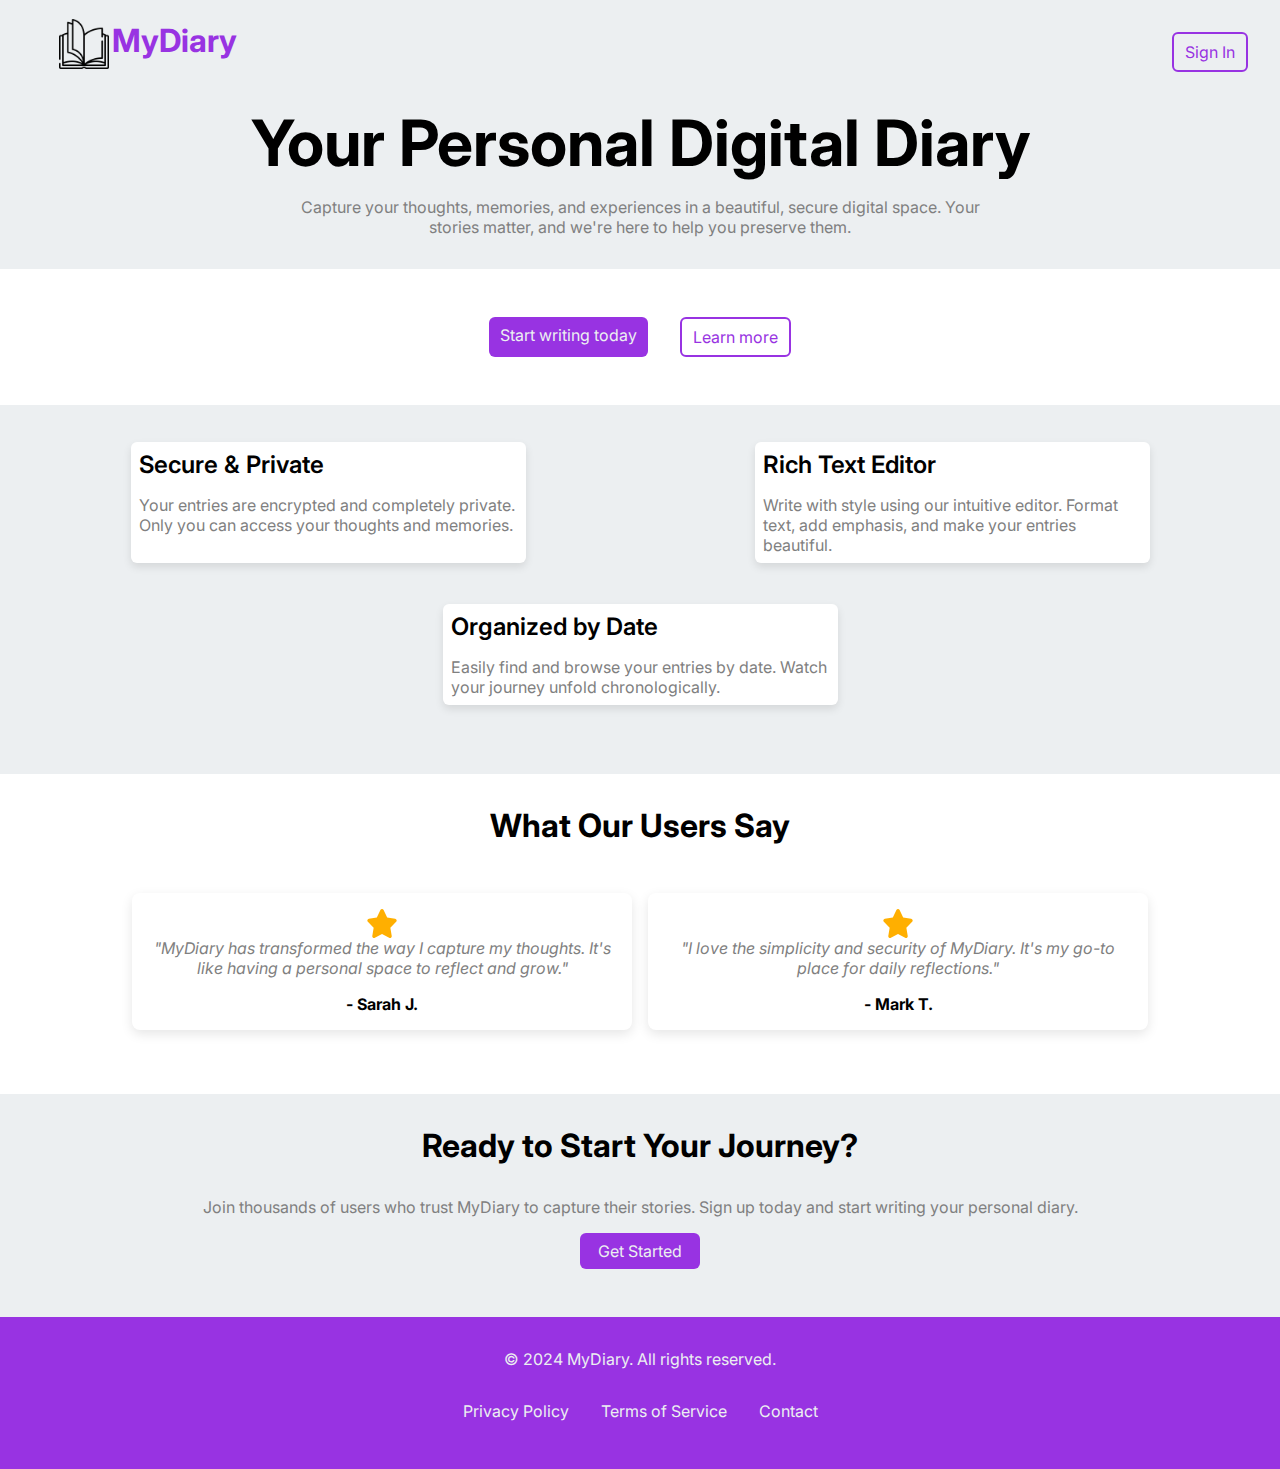
<file: index.html>
<html lang="en">
  <head>
    <meta charset="UTF-8" />
    <meta name="viewport" content="width=device-width, initial-scale=1.0" />

    <link rel="stylesheet" href="asset/css/main.css" />

    <title>MyDairy</title>
  </head>
  <body>
    <header>
      <nav class="nav">
        <a href="./index.html">
          <div class="logo">
            <img
              src="./asset/icon/open-book_2702134.png"
              alt=""
              srcset=""
            />MyDiary
          </div>
        </a>
        <a href="./login.html" class="btn btn-primary-outline">Sign In</a>
      </nav>
    </header>
    <main>
      <section class="hero">
        <h1>Your Personal Digital Diary</h1>
        <p>
          Capture your thoughts, memories, and experiences in a beautiful,
          secure digital space. Your stories matter, and we're here to help you
          preserve them.
        </p>
        <div class="call-to-action">
          <a class="btn btn-primary" href="./login.html">Start writing today</a>
          <a class="btn btn-primary-outline" href="">Learn more</a>
        </div>
      </section>
      <section class="features">
        <!-- start card -->
        <div class="card">
          <h2>Secure & Private</h2>
          <p>
            Your entries are encrypted and completely private. Only you can
            access your thoughts and memories.
          </p>
        </div>
        <!-- end card -->
        <!-- start card -->
        <div class="card">
          <h2>Rich Text Editor</h2>
          <p>
            Write with style using our intuitive editor. Format text, add
            emphasis, and make your entries beautiful.
          </p>
        </div>
        <!-- end card -->
        <!-- start card -->
        <div class="card">
          <h2>Organized by Date</h2>
          <p>
            Easily find and browse your entries by date. Watch your journey
            unfold chronologically.
          </p>
        </div>
        <!-- end card -->
      </section>
      <section class="testimonials">
        <h2>What Our Users Say</h2>
        <div class="testimonials-flex-container">
          <div class="testimonial">
            <div>
              <img
                src="./asset/icon/star-solid.svg"
                alt="Star Icon"
                class="star-icon"
              />
            </div>
            <p>
              "MyDiary has transformed the way I capture my thoughts. It's like
              having a personal space to reflect and grow."
            </p>
            <span>- Sarah J.</span>
          </div>

          <div class="testimonial">
            <img
              src="./asset/icon/star-solid.svg"
              alt="Star Icon"
              class="star-icon"
            />
            <p>
              "I love the simplicity and security of MyDiary. It's my go-to
              place for daily reflections."
            </p>
            <span>- Mark T.</span>
          </div>
        </div>
      </section>
      <section class="call-to-action-session">
        <h2>Ready to Start Your Journey?</h2>
        <p>
          Join thousands of users who trust MyDiary to capture their stories.
          Sign up today and start writing your personal diary.
        </p>
        <a class="btn btn-primary" href="./sign-up.html">Get Started</a>
      </section>
      <footer>
        <div class="footer-content">
          <p>&copy; 2024 MyDiary. All rights reserved.</p>
          <nav class="footer-nav">
            <a href="#">Privacy Policy</a>
            <a href="#">Terms of Service</a>
            <a href="#">Contact</a>
          </nav>
        </div>
      </footer>
    </main>
  </body>
</html>
</file>
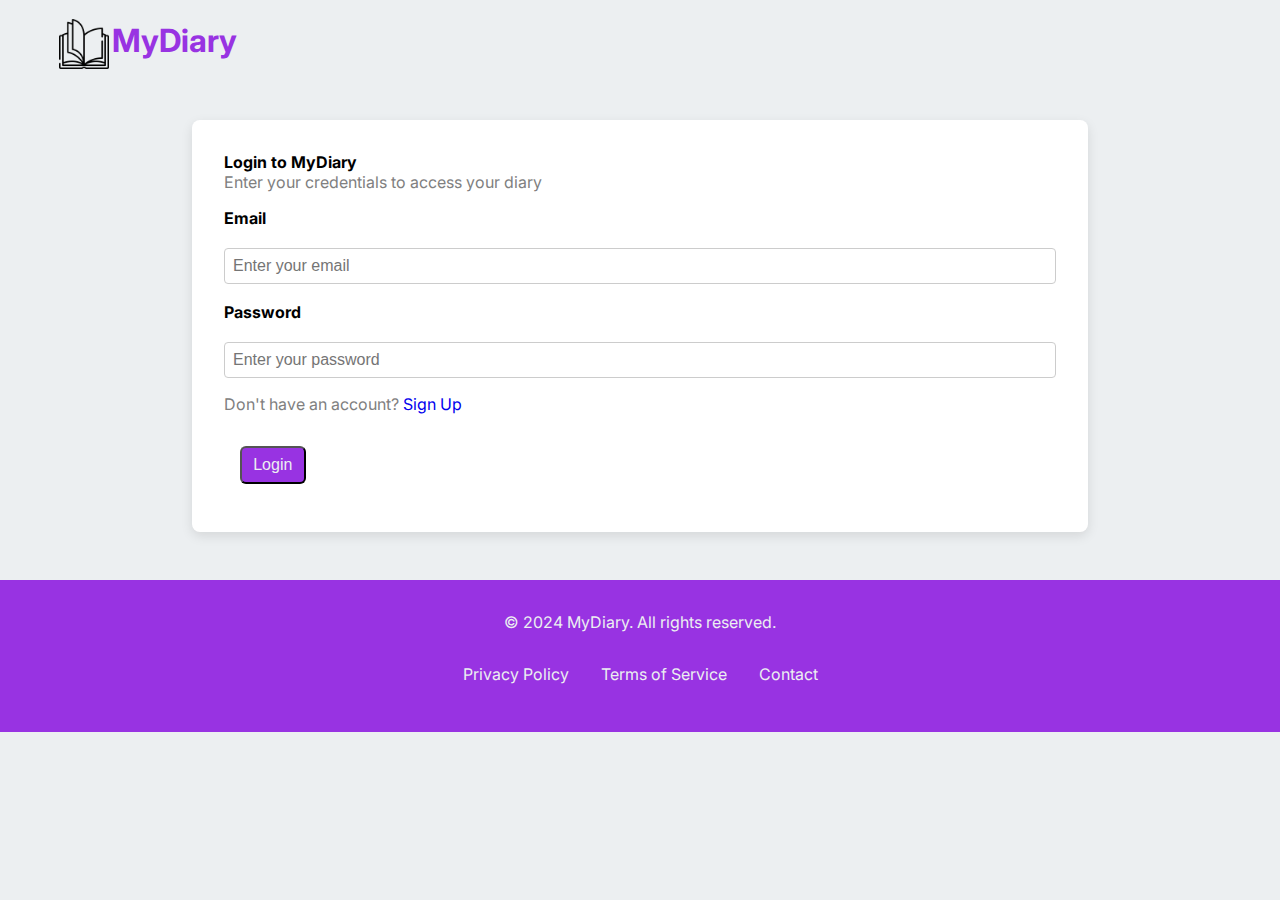
<file: create.html>
<html lang="en">
  <head>
    <meta charset="UTF-8" />
    <meta name="viewport" content="width=device-width, initial-scale=1.0" />

    <link rel="stylesheet" href="asset/css/main.css" />

    <title>MyDairy | Create</title>
  </head>
  <body>
    <header>
      <nav class="nav">
        <a href="./dashboard.html">
          <div class="logo">
            <img
              src="./asset/icon/open-book_2702134.png"
              alt=""
              srcset=""
            />MyDiary
          </div>
        </a>
        <p class="dashboard-msg">
          Welcome back, <span id="user_email"></span>!
        </p>
        <div class="dashboard-action">
          <a href="./dashboard.html" class="btn btn-primary-outline">
            <img src="" alt="" />Home</a
          >
          <a href="./create.html" class="btn btn-primary">
            <img src="" alt="" />Add New Entry</a
          >
          <a href="#0" class="btn btn-primary-outline">
            <img src="" alt="" />EXIT</a
          >
        </div>
      </nav>
    </header>
    <main>
      <section class="content">
        <form action="" class="diary-entry-form">
          <h1>Add New Diary Entry</h1>
          <p>Fill in the details below to create a new diary entry.</p>
          <label for="title">Title</label> <br />
          <input
            type="text"
            id="title"
            name="title"
            placeholder="Entry title"
            required
          />
          <br />
          <label for="content">Content</label> <br />
          <textarea
            id="content"
            name="content"
            placeholder="Write your diary entry here..."
            rows="8"
            required
          ></textarea>
          <br />
          <button type="submit" class="btn btn-primary">Save</button>
        </form>
      </section>
    </main>
    <footer>
      <div class="footer-content">
        <p>&copy; 2024 MyDiary. All rights reserved.</p>
        <nav class="footer-nav">
          <a href="#">Privacy Policy</a>
          <a href="#">Terms of Service</a>
          <a href="#">Contact</a>
        </nav>
      </div>
    </footer>
    <script src="./asset/js/create.js"></script>
    <script src="./asset/js/logout.js"></script>
  </body>
</html>
</file>
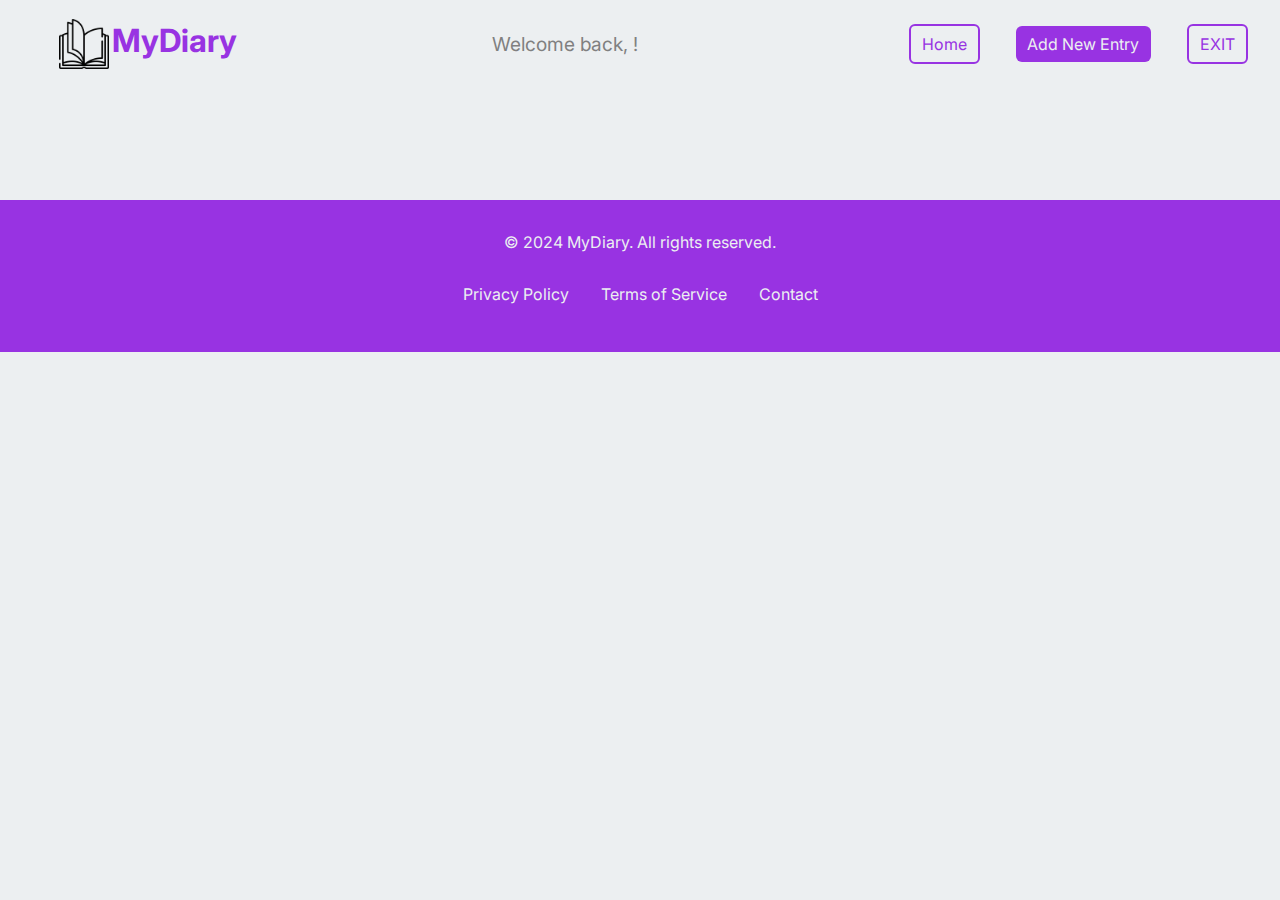
<file: dashboard.html>
<html lang="en">
  <head>
    <meta charset="UTF-8" />
    <meta name="viewport" content="width=device-width, initial-scale=1.0" />

    <link rel="stylesheet" href="asset/css/main.css" />

    <title>MyDairy | Dashbooard</title>
  </head>
  <body>
    <header>
      <nav class="nav">
        <a href="./dashboard.html">
          <div class="logo">
            <img
              src="./asset/icon/open-book_2702134.png"
              alt=""
              srcset=""
            />MyDiary
          </div>
        </a>
        <p class="dashboard-msg">
          Welcome back, <span id="user_email"></span>!
        </p>
        <div class="dashboard-action">
          <a href="./dashboard.html" class="btn btn-primary-outline"> Home</a>
          <a href="./create.html" class="btn btn-primary"> Add New Entry</a>
          <a href="#0" class="btn btn-primary-outline" onclick="logout()">
            EXIT</a
          >
        </div>
      </nav>
    </header>
    <main>
      <section class="content">
        <div class="diary-list" id="diary_list"></div>
      </section>
    </main>
    <footer>
      <div class="footer-content">
        <p>&copy; 2024 MyDiary. All rights reserved.</p>
        <nav class="footer-nav">
          <a href="#">Privacy Policy</a>
          <a href="#">Terms of Service</a>
          <a href="#">Contact</a>
        </nav>
      </div>
    </footer>
    <script src="./asset/js/getEntries.js"></script>
    <script src="./asset/js/delete.js"></script>
    <script src="./asset/js/logout.js"></script>
  </body>
</html>
</file>
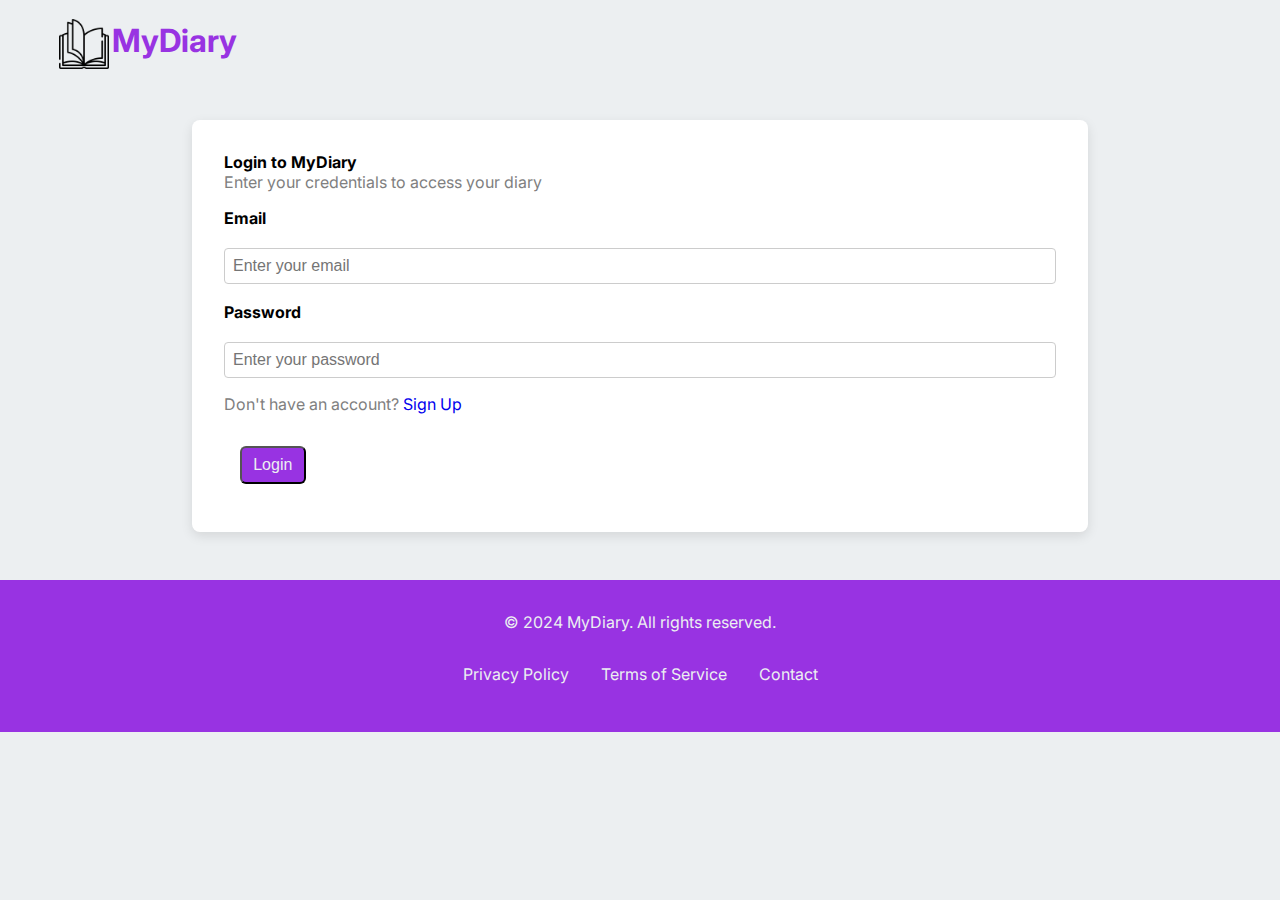
<file: edit.html>
<html lang="en">
  <head>
    <meta charset="UTF-8" />
    <meta name="viewport" content="width=device-width, initial-scale=1.0" />

    <link rel="stylesheet" href="asset/css/main.css" />

    <title>MyDairy | View/Edit</title>
  </head>
  <body>
    <header>
      <nav class="nav">
        <a href="./dashboard.html">
          <div class="logo">
            <img
              src="./asset/icon/open-book_2702134.png"
              alt=""
              srcset=""
            />MyDiary
          </div>
        </a>
        <p class="dashboard-msg">
          Welcome back, <span id="user_email"></span>!
        </p>
        <div class="dashboard-action">
          <a href="./dashboard.html" class="btn btn-primary-outline">
            <img src="" alt="" />Home</a
          >
          <a href="./create.html" class="btn btn-primary">
            <img src="" alt="" />Add New Entry</a
          >
          <a href="#0" class="btn btn-primary-outline" onclick="logout()">
            <img src="./asset/icon/right-from-bracket-solid.svg" alt="" onclick="logout()" />Logout</a
          >
        </div>
      </nav>
    </header>
    <main>
      <section class="content">
        <form action="" class="diary-entry-form">
          <h1>View / Edit Diary Entry</h1>
          <div style="display: flex; justify-content: space-between">
            <p>You can view or update your diary entry below.</p>
            <p id="last-modified">Last Modify: 30.00</p>
          </div>

          <label for="title">Title</label> <br />
          <input
            type="text"
            id="title"
            name="title"
            placeholder="Entry title"
            required
          />
          <br />
          <label for="content">Content</label> <br />
          <textarea
            id="content"
            name="content"
            placeholder="Write your diary entry here..."
            rows="8"
            required
          ></textarea>
          <br />
          <button type="submit" class="btn btn-primary">Update</button>
        </form>
      </section>
    </main>
    <footer>
      <div class="footer-content">
        <p>&copy; 2024 MyDiary. All rights reserved.</p>
        <nav class="footer-nav">
          <a href="#">Privacy Policy</a>
          <a href="#">Terms of Service</a>
          <a href="#">Contact</a>
        </nav>
      </div>
    </footer>
    <script src="./asset/js/getEntry.js"></script>
    <script src="./asset/js/edit.js"></script>
    <script src="./asset/js/logout.js"></script>
      
    </script>
  </body>
</html>
</file>
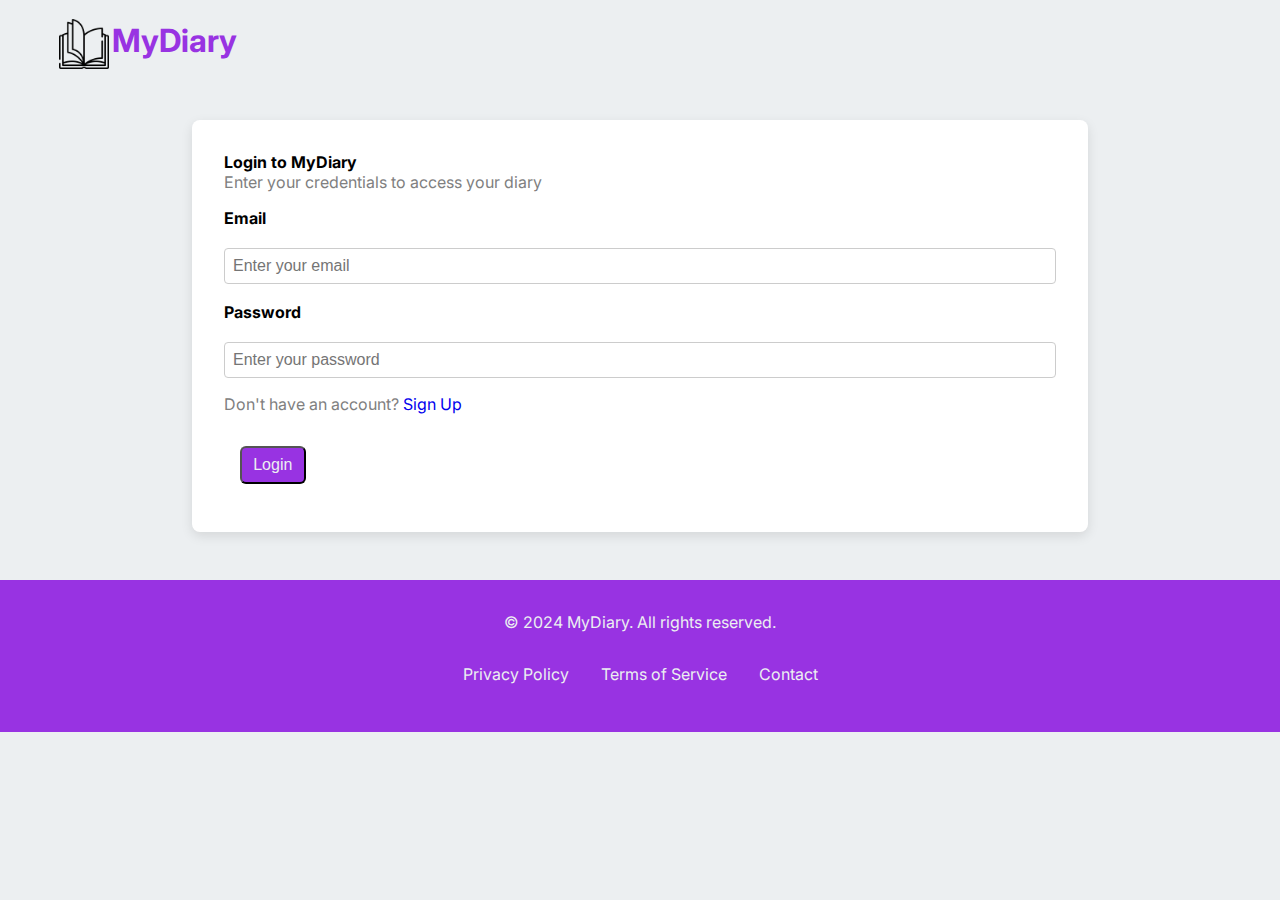
<file: login.html>
<html lang="en">
  <head>
    <meta charset="UTF-8" />
    <meta name="viewport" content="width=device-width, initial-scale=1.0" />

    <link rel="stylesheet" href="asset/css/main.css" />

    <title>MyDairy | login</title>
  </head>
  <body>
    <header>
      <nav class="nav">
        <a href="./index.html">
          <div class="logo">
            <img
              src="./asset/icon/open-book_2702134.png"
              alt=""
              srcset=""
            />MyDiary
          </div>
        </a>
        <a href="./login.html" class="btn btn-primary-outline" hidden>Sign In </span></a>
      </nav>
    </header>
    <main>
      <section class="login">
        <form action="" class="login-form" method="post">
          <h1>Login to MyDiary</h1>
          <p>Enter your credentials to access your diary</p>
          <label for="#email">Email</label> <br />
          <input
            type="email"
            id="email"
            name="email"
            placeholder="Enter your email"
            required
          />
          <br />
          <label for="#password">Password</label> <br />
          <input
            type="password"
            id="password"
            name="password"
            placeholder="Enter your password"
            required
          />
          <br />
          <p>
            Don't have an account?
            <a href="./sign-up.html" class="signup-link">Sign Up</a>
          </p>  
          
          <button type="submit" class="btn btn-primary">Login  <span id="btnLoader" class="loader" style="display:none"></span></button>
        </form>

        
      </section>
    </main>
    <footer>
      <div class="footer-content">
        <p>&copy; 2024 MyDiary. All rights reserved.</p>
        <nav class="footer-nav">
          <a href="#">Privacy Policy</a>
          <a href="#">Terms of Service</a>
          <a href="#">Contact</a>
        </nav>
      </div>
    </footer>
    <script src="./asset/js/login.js"></script>
    </script>
  </body>
</html>
</file>
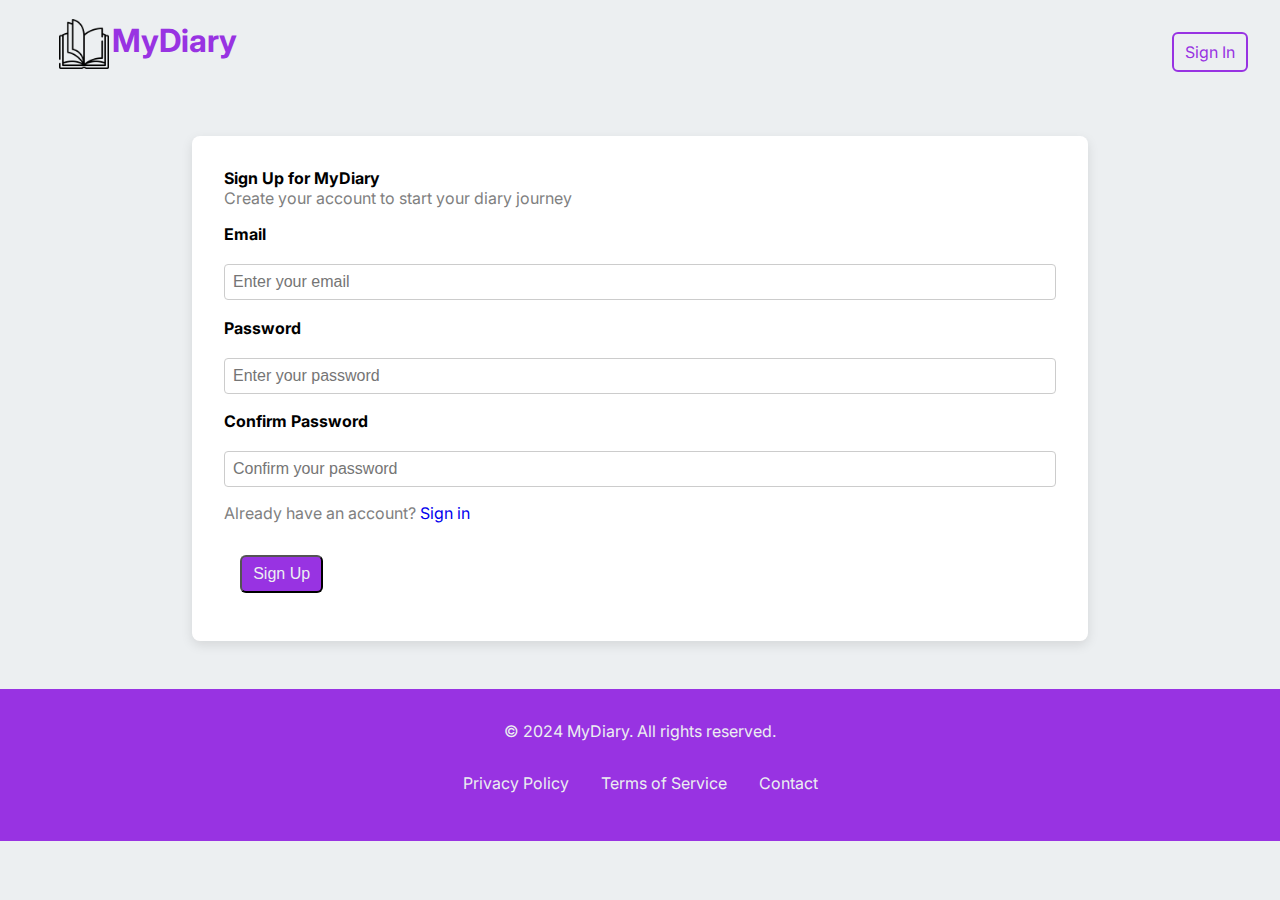
<file: sign-up.html>
<html lang="en">
  <head>
    <meta charset="UTF-8" />
    <meta name="viewport" content="width=device-width, initial-scale=1.0" />

    <link rel="stylesheet" href="asset/css/main.css" />

    <title>MyDairy | login</title>
  </head>
  <body>
    <header>
      <nav class="nav">
        <a href="./index.html">
          <div class="logo">
            <img
              src="./asset/icon/open-book_2702134.png"
              alt=""
              srcset=""
            />MyDiary
          </div>
        </a>
        <a href="./login.html" class="btn btn-primary-outline">Sign In</a>
      </nav>
    </header>
    <main>
      <section class="signup">
        <form action="" class="signup-form">
          <h1>Sign Up for MyDiary</h1>
          <p>Create your account to start your diary journey</p>
          <label for="email">Email</label> <br />
          <input
            type="email"
            id="email"
            name="email"
            placeholder="Enter your email"
            required
          />
          <br />
          <label for="password">Password</label> <br />
          <input
            type="password"
            id="password"
            name="password"
            placeholder="Enter your password"
            required
          />
          <br />
          <label for="confirm-password">Confirm Password</label> <br />
          <input
            type="password"
            id="confirm-password"
            name="confirm-password"
            placeholder="Confirm your password"
            required
          />
          <br />
          <p>
            Already have an account?
            <a href="./login.html" class="signup-link">Sign in</a>
          </p>
          <button type="submit" class="btn btn-primary">Sign Up</button>
        </form>
      </section>
    </main>
    <footer>
      <div class="footer-content">
        <p>&copy; 2024 MyDiary. All rights reserved.</p>
        <nav class="footer-nav">
          <a href="#">Privacy Policy</a>
          <a href="#">Terms of Service</a>
          <a href="#">Contact</a>
        </nav>
      </div>
    </footer>
  </body>
</html>
</file>
<file: asset/css/main.css>
@import "reset.css";
@import "nav.css";
@import "buttons.css";
@import "hero.css";
@import "card.css";
@import "features.css";
@import "testimonials.css";
@import "call-to-action.css";
@import "footer.css";
@import "form.css";
@import "dashboard.css";
@import "loader.css";
@import "responsive.css";
</file>
